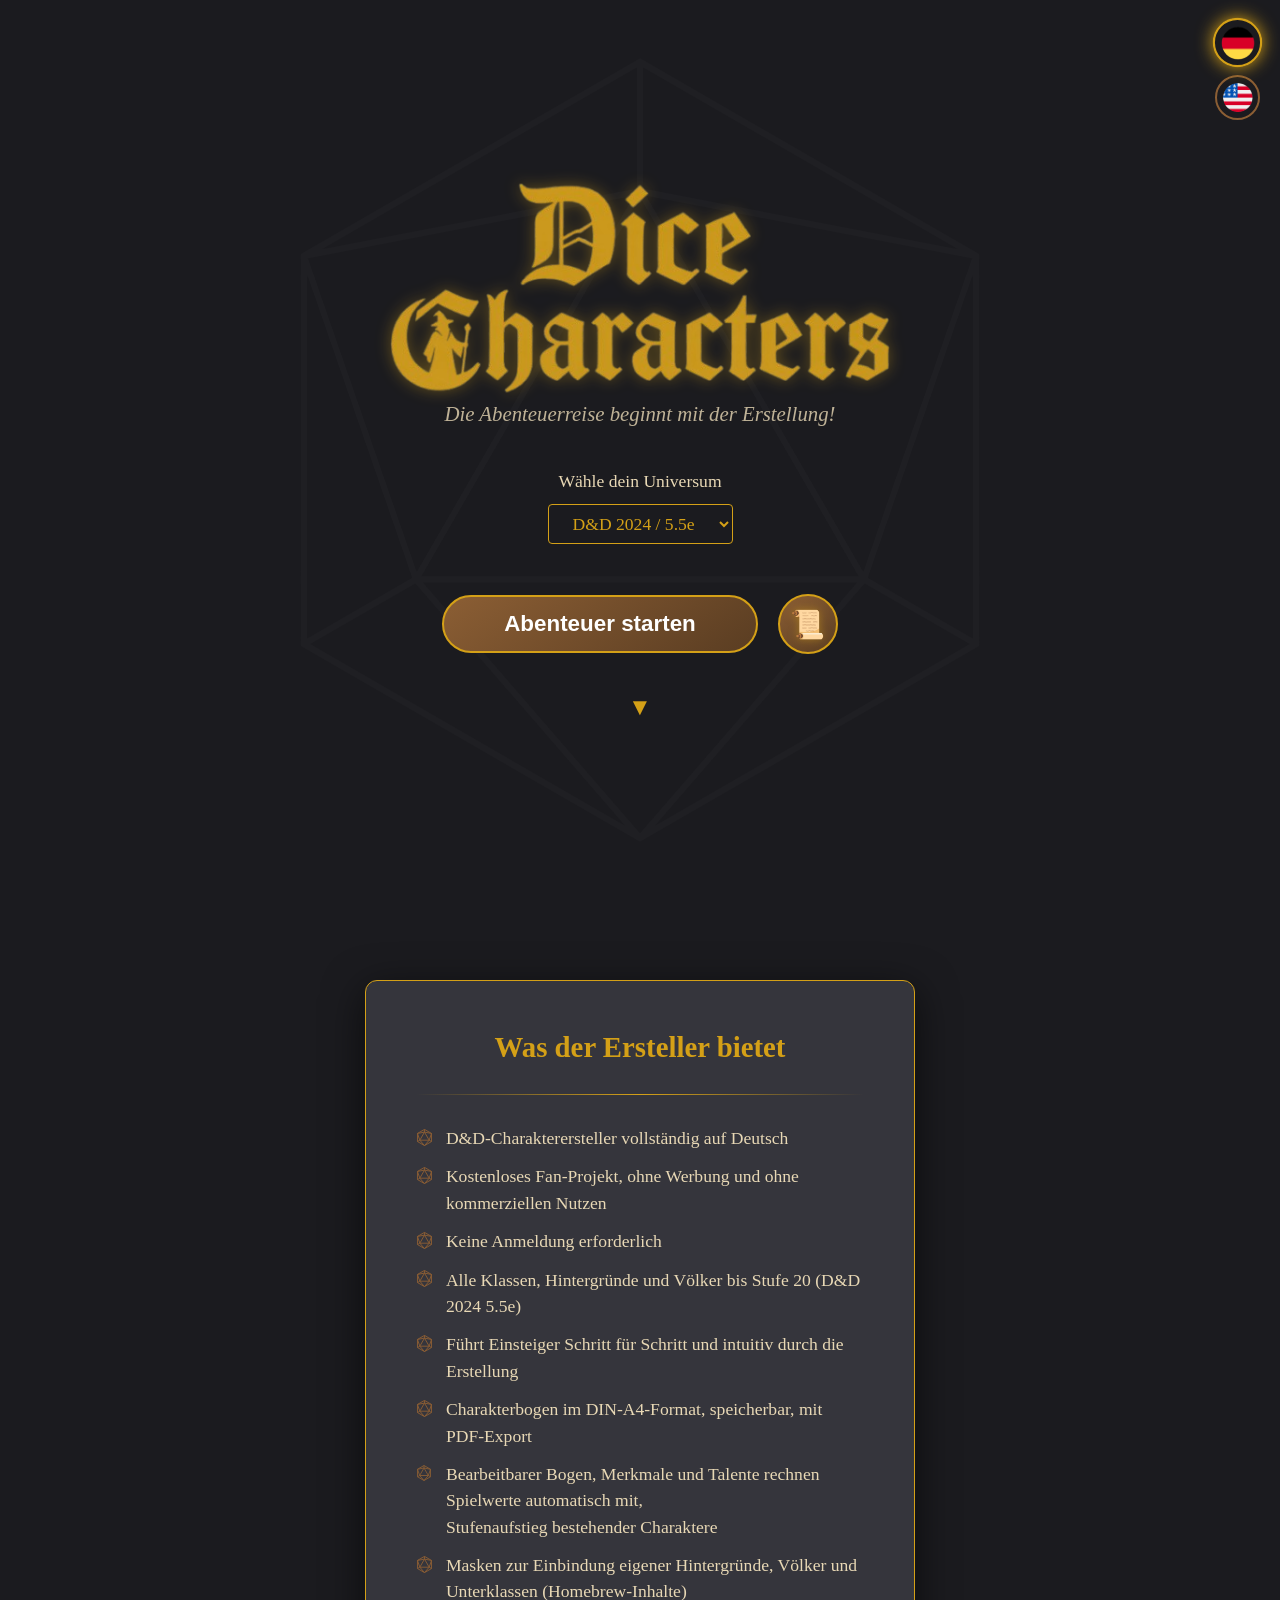
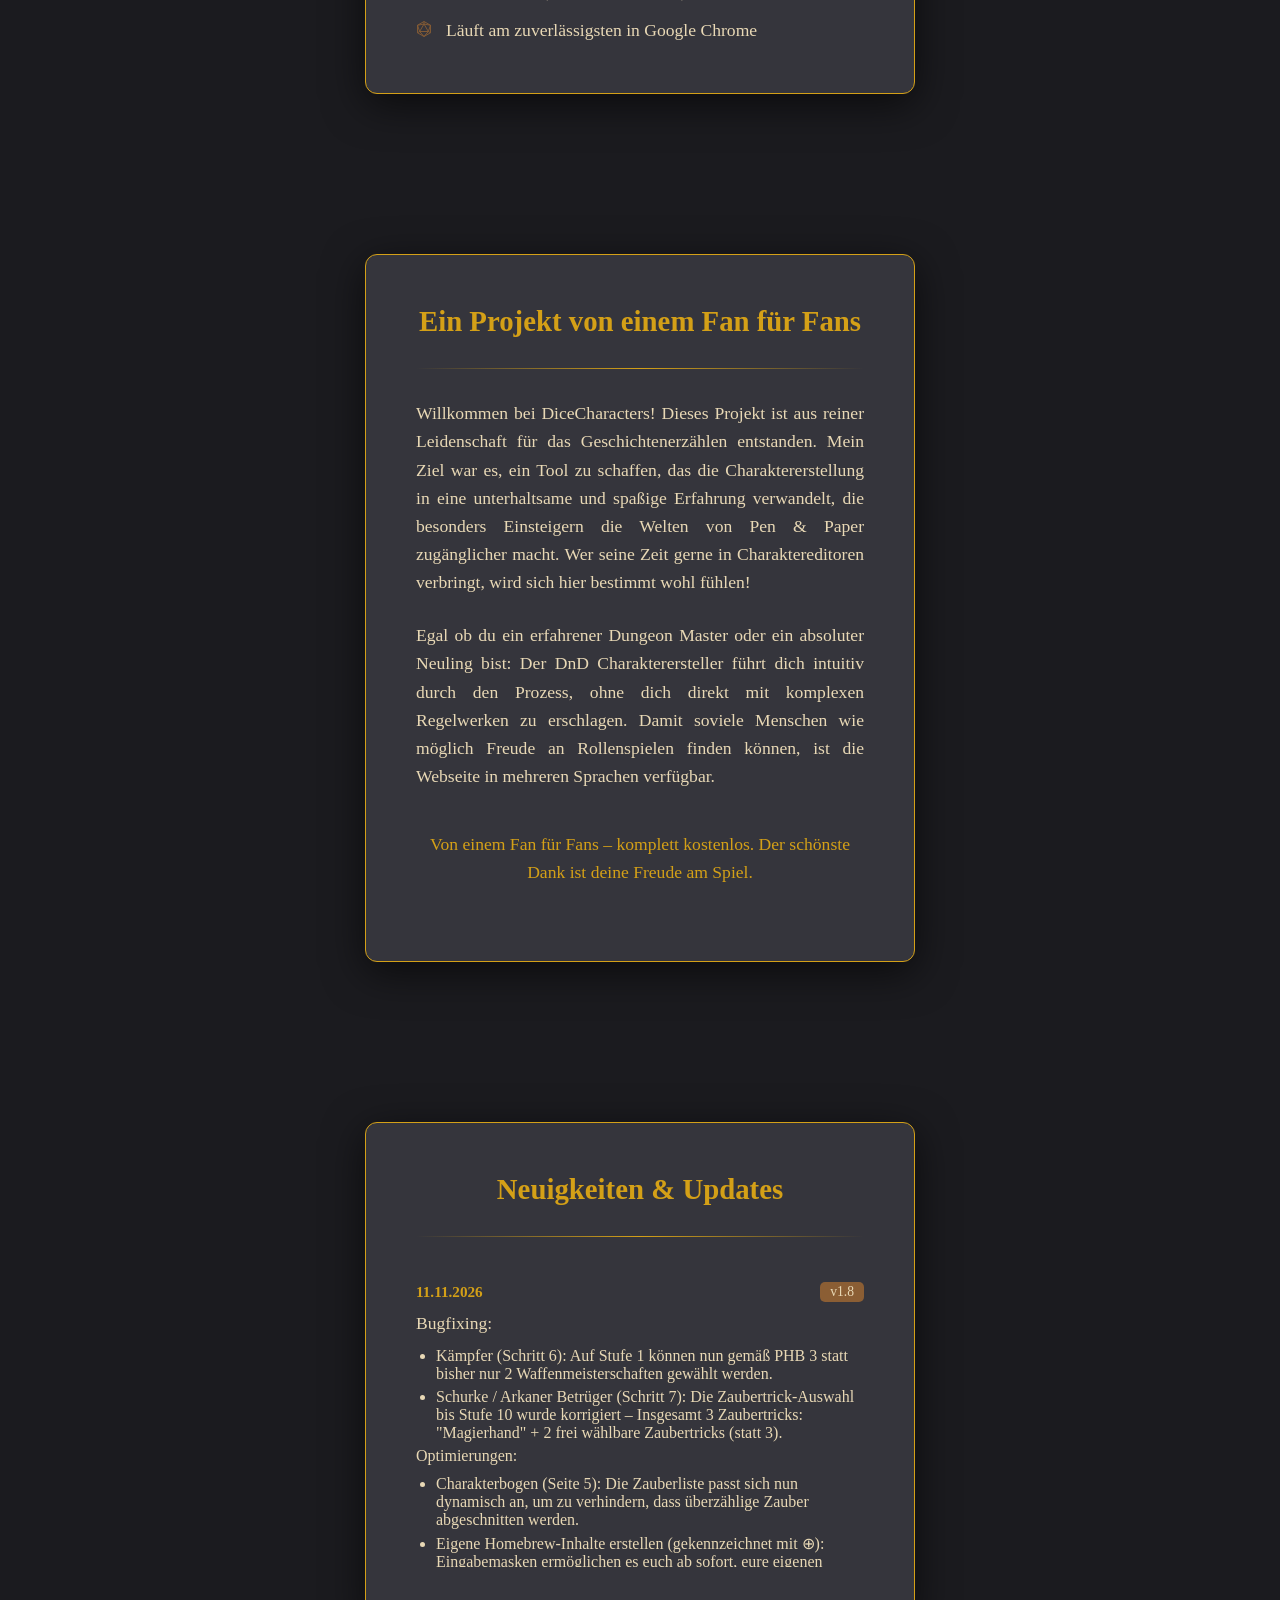
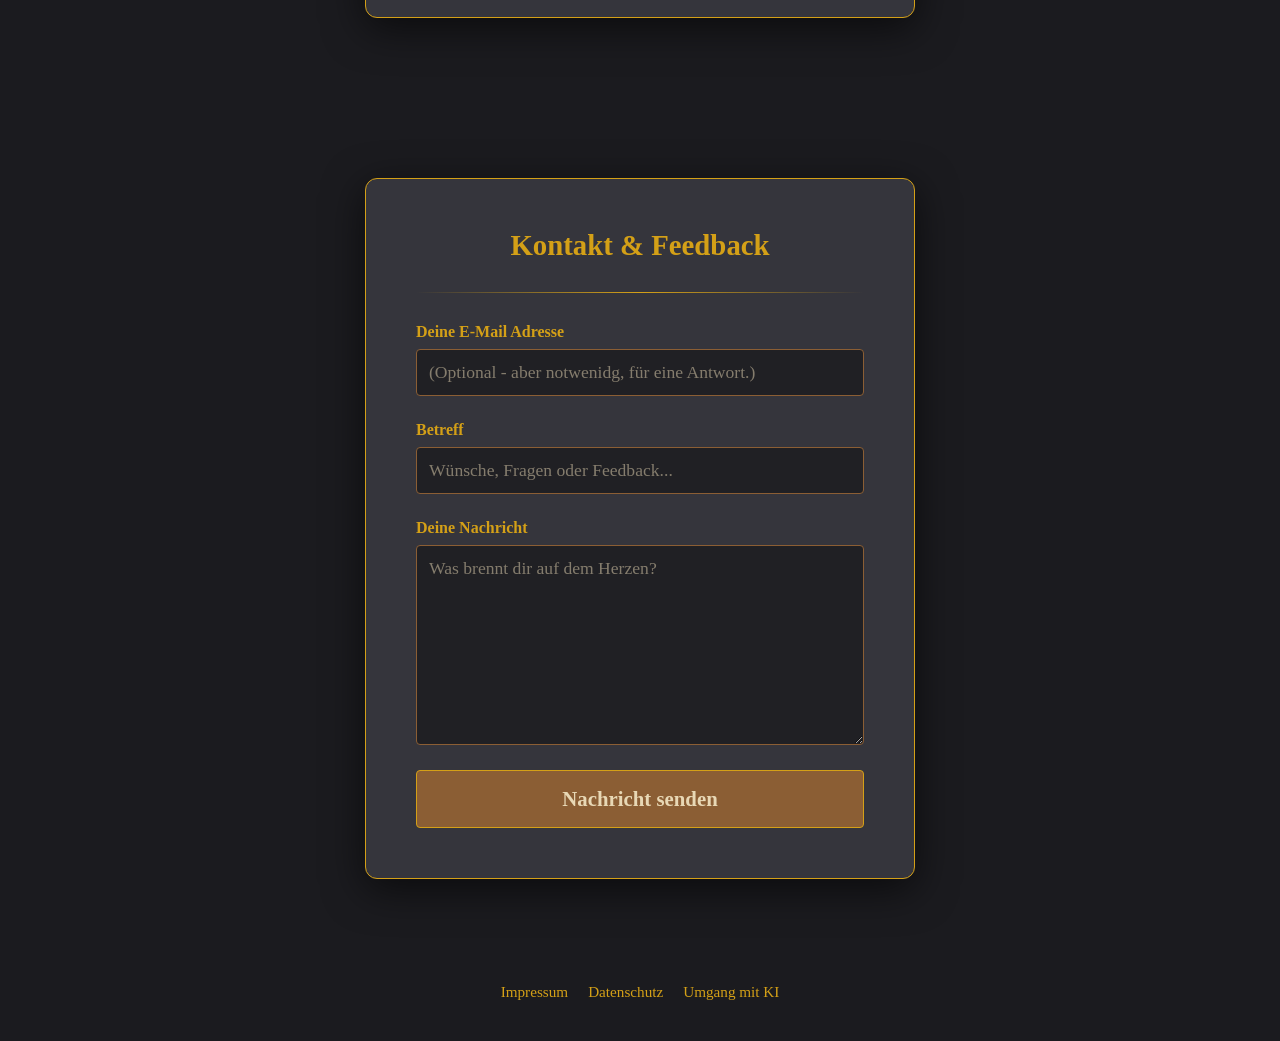
<file: index.html>
<!DOCTYPE html>
<html lang="de">
<head>
    <meta charset="UTF-8">
    <meta name="viewport" content="width=device-width, initial-scale=1.0">
    <title id="pageTitle">DiceCharacters | Dein Charakterersteller</title>
    <meta name="description" id="metaDesc" content="Erstelle deinen DnD 5.5e Charakter einfach, kostenlos und auf Deutsch. Der einsteigerfreundliche Generator für deine Abenteuerreise.">
    <link rel="canonical" href="https://dicecharacters.com/">
    <meta property="og:type" content="website">
    <meta property="og:locale" content="de_CH">
    <meta property="og:url" content="https://dicecharacters.com/">
    <meta property="og:title" id="ogTitle" content="DiceCharacters | Dein Charakterersteller">
    <meta property="og:description" id="ogDesc" content="Erstelle deinen DnD 5.5e Charakter einfach, kostenlos und auf Deutsch. Der einsteigerfreundliche Generator für deine Abenteuerreise.">
    <meta property="og:image" content="https://dicecharacters.com/images/dclogo_gold.png">
    <meta name="twitter:card" content="summary">
    <meta name="twitter:title" id="twitterTitle" content="DiceCharacters | Dein Charakterersteller">
    <meta name="twitter:description" id="twitterDesc" content="Erstelle deinen DnD 5.5e Charakter einfach, kostenlos und auf Deutsch. Der einsteigerfreundliche Generator für deine Abenteuerreise.">
    <link rel="icon" type="image/webp" href="images/dcLogo_C.webp">
    <link rel="stylesheet" href="css/landing.css">

    <script type="application/ld+json" id="structuredData">
    {
        "@context": "https://schema.org",
        "@type": "WebApplication",
        "name": "DiceCharacters",
        "url": "https://dicecharacters.com/",
        "applicationCategory": "GameApplication",
        "operatingSystem": "Web",
        "inLanguage": ["de", "en"],
        "isAccessibleForFree": true,
        "offers": { "@type": "Offer", "price": "0", "priceCurrency": "CHF" },
        "description": "Erstelle deinen DnD 5.5e Charakter einfach, kostenlos und auf Deutsch. Der einsteigerfreundliche Generator für deine Abenteuerreise."
    }
    </script>

    <script defer src="https://cloud.umami.is/script.js" data-website-id="69f61406-c360-48a7-9559-13da14ddd7cb"></script>

</head>
<body>

    <div id="floatingLang">
        <button onclick="setLanguage('de')" id="langDe" title="Deutsch">
            <img src="images/germany.png" alt="DE">
        </button>
        <button onclick="setLanguage('en')" id="langEn" title="English">
            <img src="images/usa.png" alt="EN">
        </button>
    </div>

    <section class="hero">
        <div class="hero-content">
            <h1 class="hero-logo-container">
                <img src="images/dclogo_gold.png" alt="DiceCharacters" class="hero-logo">
                <span id="indexH1" class="visually-hidden">D&amp;D 2024 Charakter erstellen – kostenlos auf Deutsch</span>
            </h1>
            <p id="heroSubtitle" class="motto-text">Die Abenteuerreise beginnt mit der Erstellung!</p>
            
            <div class="universe-group">
                <label for="universe" id="universeLabel">Wähle dein Universum</label>
                <select id="universe" class="dropdown-fancy">
                    <option value="dnd2024" id="dndVersion">D&amp;D 2024 / 5.5e</option>
                </select>
            </div>
            
            <div class="cta-area">
                <div class="cta-buttons">
                    <button onclick="window.location.href='charaktererstellung.html'" class="btn-start" id="startAction">Abenteuer starten</button>
                    
                    <button onclick="clearAndGoToSheet()" class="btn-direct-sheet" id="directToSheetBtn">
                        <span class="direct-icon-symbol">📜</span>
                        <span class="tooltip-text" id="directToSheetTextLabel"></span>
                    </button>
                </div>
                <div class="scroll-indicator"><span>&#x25BC;</span></div>
            </div>
        </div>
    </section>

    <section class="info-section" id="universeCardSection">
        <div class="info-card">
            <h2 id="universeCardHeading">Was der Ersteller bietet</h2>
            <div class="divider"></div>
            <ul id="universeCardList" class="universe-card-list">
                <li id="universeCardDnd1">D&amp;D-Charakterersteller vollständig auf Deutsch</li>
                <li id="universeCardDnd2">Kostenloses Fan-Projekt, ohne Werbung und ohne kommerziellen Nutzen</li>
                <li id="universeCardDnd3">Keine Anmeldung erforderlich</li>
                <li id="universeCardDnd4">Alle Klassen, Hintergründe und Völker bis Stufe 20 (D&amp;D 2024)</li>
                <li id="universeCardDnd5">Führt Einsteiger Schritt für Schritt und intuitiv durch die Erstellung</li>
                <li id="universeCardDnd6">Charakterbogen im DIN-A4-Format, speicherbar, mit PDF-Export</li>
                <li id="universeCardDnd7">Bearbeitbarer Bogen, Merkmale und Talente rechnen Spielwerte automatisch mit,<br>Stufenaufstieg bestehender Charaktere</li>
		<li id="universeCardDnd8">Masken zur Einbindung eigener Hintergründe, Völker und Unterklassen (Homebrew-Inhalte)</li
                <li id="universeCardDnd9">Läuft am zuverlässigsten in Google Chrome</li>
            </ul>
        </div>
    </section>

    <section class="info-section">
        <div class="info-card">
            <h2 id="aboutHeader">Ein Projekt von einem Fan für Fans</h2>
            <div class="divider"></div>
            <p id="aboutText1">Willkommen bei DiceCharacters! Dieses Projekt ist aus reiner Leidenschaft für das Geschichtenerzählen entstanden. Mein Ziel war es, ein Tool zu schaffen, das die Charaktererstellung in eine unterhaltsame und spaßige Erfahrung verwandelt, die besonders Einsteigern die Welten von Pen &amp; Paper zugänglicher macht. Wer seine Zeit gerne in Charaktereditoren verbringt, wird sich hier bestimmt wohl fühlen!</p>
            <p id="aboutText2">Egal ob du ein erfahrener Dungeon Master oder ein absoluter Neuling bist: Der DnD Charakterersteller führt dich intuitiv durch den Prozess, ohne dich direkt mit komplexen Regelwerken zu erschlagen. Damit soviele Menschen wie möglich Freude an Rollenspielen finden können, ist die Webseite in mehreren Sprachen verfügbar.</p>
            <p class="highlight-text" id="aboutFooter">Von einem Fan für Fans – komplett kostenlos. Der schönste Dank ist deine Freude am Spiel.</p>
        </div>
    </section>

    <section class="news-section">
        <div class="news-card">
            <h2 id="newsTitle">Neuigkeiten &amp; Updates</h2>
            <div class="divider"></div>
            <div id="newsContainer" class="news-container"></div>
        </div>
    </section>

    <section class="contact-section">
        <div class="contact-card">
            <h2 id="contactHeader">Kontakt &amp; Feedback</h2>
            <div class="divider"></div>
        
            <div id="contactSuccessMessage" style="display: none; text-align: center; color: var(--gold); padding: 20px;">
                <p id="successText"></p>
            </div>

            <form id="contactForm" action="https://formspree.io/f/xreykybv" method="POST">
                <div class="input-group">
                    <label id="contactEmailLabel">Deine E-Mail Adresse</label>
                    <input type="email" name="email" id="emailInput">
                </div>

                <div class="input-group">
                    <label id="contactSubject">Betreff</label>
                    <input type="text" name="subject" id="subjectInput" required>
                </div>
            
                <div class="input-group">
                     <label id="contactMessage">Deine Nachricht</label>
                     <textarea name="message" id="messageInput" required></textarea>
                </div>
            
                <button type="submit" class="btn-send" id="contactSend">Nachricht senden</button>
            </form>
        </div>
    </section>

    <footer class="site-footer">
        <nav>
            <a href="impressum.html" id="footerImpressum">Impressum</a>
            <a href="datenschutz.html" id="footerPrivacy">Datenschutz</a>
            <a href="umgang-ki.html" id="footerAi">Umgang mit KI</a>
        </nav>
    </footer>

    <script src="data/newsData.js"></script>
    <script src="translations/translationsIndex.js"></script>
    <script>

    let currentLang = 'de';

    function setLanguage(lang) {
        currentLang = lang;
        const elements = translations[lang] || translations.de;
        if (!elements) return;
        
        // Titel, Sprache und SEO (auch ohne JavaScript steht Deutsch schon im HTML)
        document.documentElement.lang = lang === 'en' ? 'en' : 'de';
        // Nie "undefined" in den Tab schreiben (Google indexiert sonst genau dieses Wort)
        if (typeof elements.indexPageTitle === "string") {
            document.title = elements.indexPageTitle;
        }
        const meta = document.getElementById('metaDesc');
        if (meta && typeof elements.indexMetaDesc === "string") meta.content = elements.indexMetaDesc;
        const ogTitle = document.getElementById('ogTitle');
        const ogDesc = document.getElementById('ogDesc');
        const twitterTitle = document.getElementById('twitterTitle');
        const twitterDesc = document.getElementById('twitterDesc');
        if (ogTitle && typeof elements.indexPageTitle === "string") ogTitle.setAttribute('content', elements.indexPageTitle);
        if (ogDesc && typeof elements.indexMetaDesc === "string") ogDesc.setAttribute('content', elements.indexMetaDesc);
        if (twitterTitle && typeof elements.indexPageTitle === "string") twitterTitle.setAttribute('content', elements.indexPageTitle);
        if (twitterDesc && typeof elements.indexMetaDesc === "string") twitterDesc.setAttribute('content', elements.indexMetaDesc);
        const structured = document.getElementById('structuredData');
        if (structured) {
            try {
                const data = JSON.parse(structured.textContent);
                data.description = elements.indexMetaDesc;
                data.inLanguage = lang === 'en' ? ['en', 'de'] : ['de', 'en'];
                structured.textContent = JSON.stringify(data);
            } catch (err) {
                // Strukturierte Daten bleiben beim HTML-Default
            }
        }

        // Auswahl für den Charakterersteller speichern
        localStorage.setItem("currentLanguage", lang);

        Object.keys(elements).forEach(key => {
            const el = document.getElementById(key);
            if (el) {
                // Title/Meta nicht per innerHTML überschreiben (kollidiert mit translationsCore.pageTitle)
                if (el.tagName === "TITLE" || el.tagName === "META" || el.tagName === "SCRIPT") return;
                if (el.tagName === "INPUT" || el.tagName === "TEXTAREA") {
                    // Automatischer Placeholder-Check
                    const placeholderKey = "contactPlaceholder" + key.replace("Input", "").replace("contact", "");
                    if (elements[placeholderKey]) el.placeholder = elements[placeholderKey];
                } else {
                    el.innerHTML = elements[key];
                }
            }
        });

	const emailField = document.getElementById('emailInput');
	if (emailField) emailField.placeholder = elements.optionalLabel || "Optional";

	document.getElementById('subjectInput').placeholder = elements.contactPlaceholderSubject;
	document.getElementById('messageInput').placeholder = elements.contactPlaceholderMessage;

	// Erfolgstext für später vorbereiten (wird angezeigt, wenn gesendet wurde)
	const successMsg = document.getElementById('successText');
	if (successMsg) successMsg.innerHTML = elements.contactSuccessNote || "";

        // Button-Highlighting
        document.getElementById('langDe').classList.toggle('active-lang', lang === 'de');
        document.getElementById('langEn').classList.toggle('active-lang', lang === 'en');

        // Übersetzung Hover-Schrift (Direkt zum Bogen - Button)
	const directLabel = document.getElementById('directToSheetTextLabel');
	if (directLabel) directLabel.innerText = elements.directToSheetText;

        renderNews();
        renderUniverseCard();
    }

    // Punkte der Universum-Karte: Keys pro Universum, Text aus der aktuellen Sprache
    const universeCardItems = {
        dnd2024: [
            "universeCardDnd1",
            "universeCardDnd2",
            "universeCardDnd3",
            "universeCardDnd4",
            "universeCardDnd5",
            "universeCardDnd6",
            "universeCardDnd7",
	    "universeCardDnd8",
            "universeCardDnd9"
        ]
    };

    function renderUniverseCard() {
        const list = document.getElementById("universeCardList");
        const select = document.getElementById("universe");
        if (!list || !select) return;

        const universe = select.value || "dnd2024";
        const keys = universeCardItems[universe] || universeCardItems.dnd2024;
        const elements = translations[currentLang] || translations.de;

        list.innerHTML = keys.map((key) => {
            const text = elements[key] || "";
            return `<li id="${key}">${text}</li>`;
        }).join("");
    }

    // BEIM LADEN: Erst schauen, ob schon was im Speicher ist, sonst 'de'
    document.addEventListener('DOMContentLoaded', () => {
        const savedLang = localStorage.getItem("currentLanguage") || 'de';
        setLanguage(savedLang);
        const universeSelect = document.getElementById("universe");
        if (universeSelect) universeSelect.addEventListener("change", renderUniverseCard);
    });


    // Den Formular-Versand abfangen (mit AJAX für Formspree)
    document.getElementById("contactForm").addEventListener("submit", function(ev) {
        ev.preventDefault(); // Verhindert das Neuladen der Seite
        
        const form = ev.target;
        const data = new FormData(form);
        const status = document.getElementById("contactSuccessMessage");
        const formElement = document.getElementById("contactForm");
        const submitBtn = document.getElementById("contactSend");

        // Sprache laden für Fehlermeldungen
        const lang = localStorage.getItem("currentLanguage") || 'de';
        const msg = translations[lang];

        // Button deaktivieren (Sperre gegen Mehrfachklicks)
        const originalBtnText = submitBtn.innerText;
        submitBtn.disabled = true;
        submitBtn.innerText = "..."; 

        fetch(form.action, {
            method: form.method,
            body: data,
            headers: {
                'Accept': 'application/json'
            }
        }).then(response => {
            if (response.ok) {
                // Erfolg: Formular weg, Nachricht da
                status.style.display = "block"; 
                formElement.style.display = "none";
                form.reset();
            } else {
                // Fehler von Formspree (z.B. falsche ID)
                alert(msg.contactErrorSending || "Error");
                submitBtn.disabled = false;
                submitBtn.innerText = originalBtnText;
            }
        }).catch(error => {
            // Netzwerkfehler (kein Internet etc.)
            alert(msg.contactErrorConnection || "Connection Error");
            submitBtn.disabled = false;
            submitBtn.innerText = originalBtnText;
        });
    });

    function renderNews() {
        const container = document.getElementById('newsContainer');
        if (!container) return;

        container.innerHTML = ""; // Container leeren

        newsUpdates.forEach(update => {
            const entry = document.createElement('div');
            entry.className = 'news-entry';
        
            entry.innerHTML = `
                <div class="news-header">
                    <span class="news-date">${update.date}</span>
                    <span class="news-version">${update.version}</span>
                </div>
                <div class="news-content">
                    <p>${update.content}</p>
                </div>
            `;
            container.appendChild(entry);
        });
    }

    function clearAndGoToSheet() {
    // Sprache merken
    const lang = localStorage.getItem("currentLanguage") || 'de';
    
    // Alles löschen
    localStorage.clear();
    
    // Sprache wiederherstellen
    localStorage.setItem("currentLanguage", lang);
    
    // Weiterleitung zum Bogen (Dateiname anpassen, falls deiner anders heißt)
    window.location.href = 'charakterbogen.html';
    }

    </script>
</body>
</html>
</file>
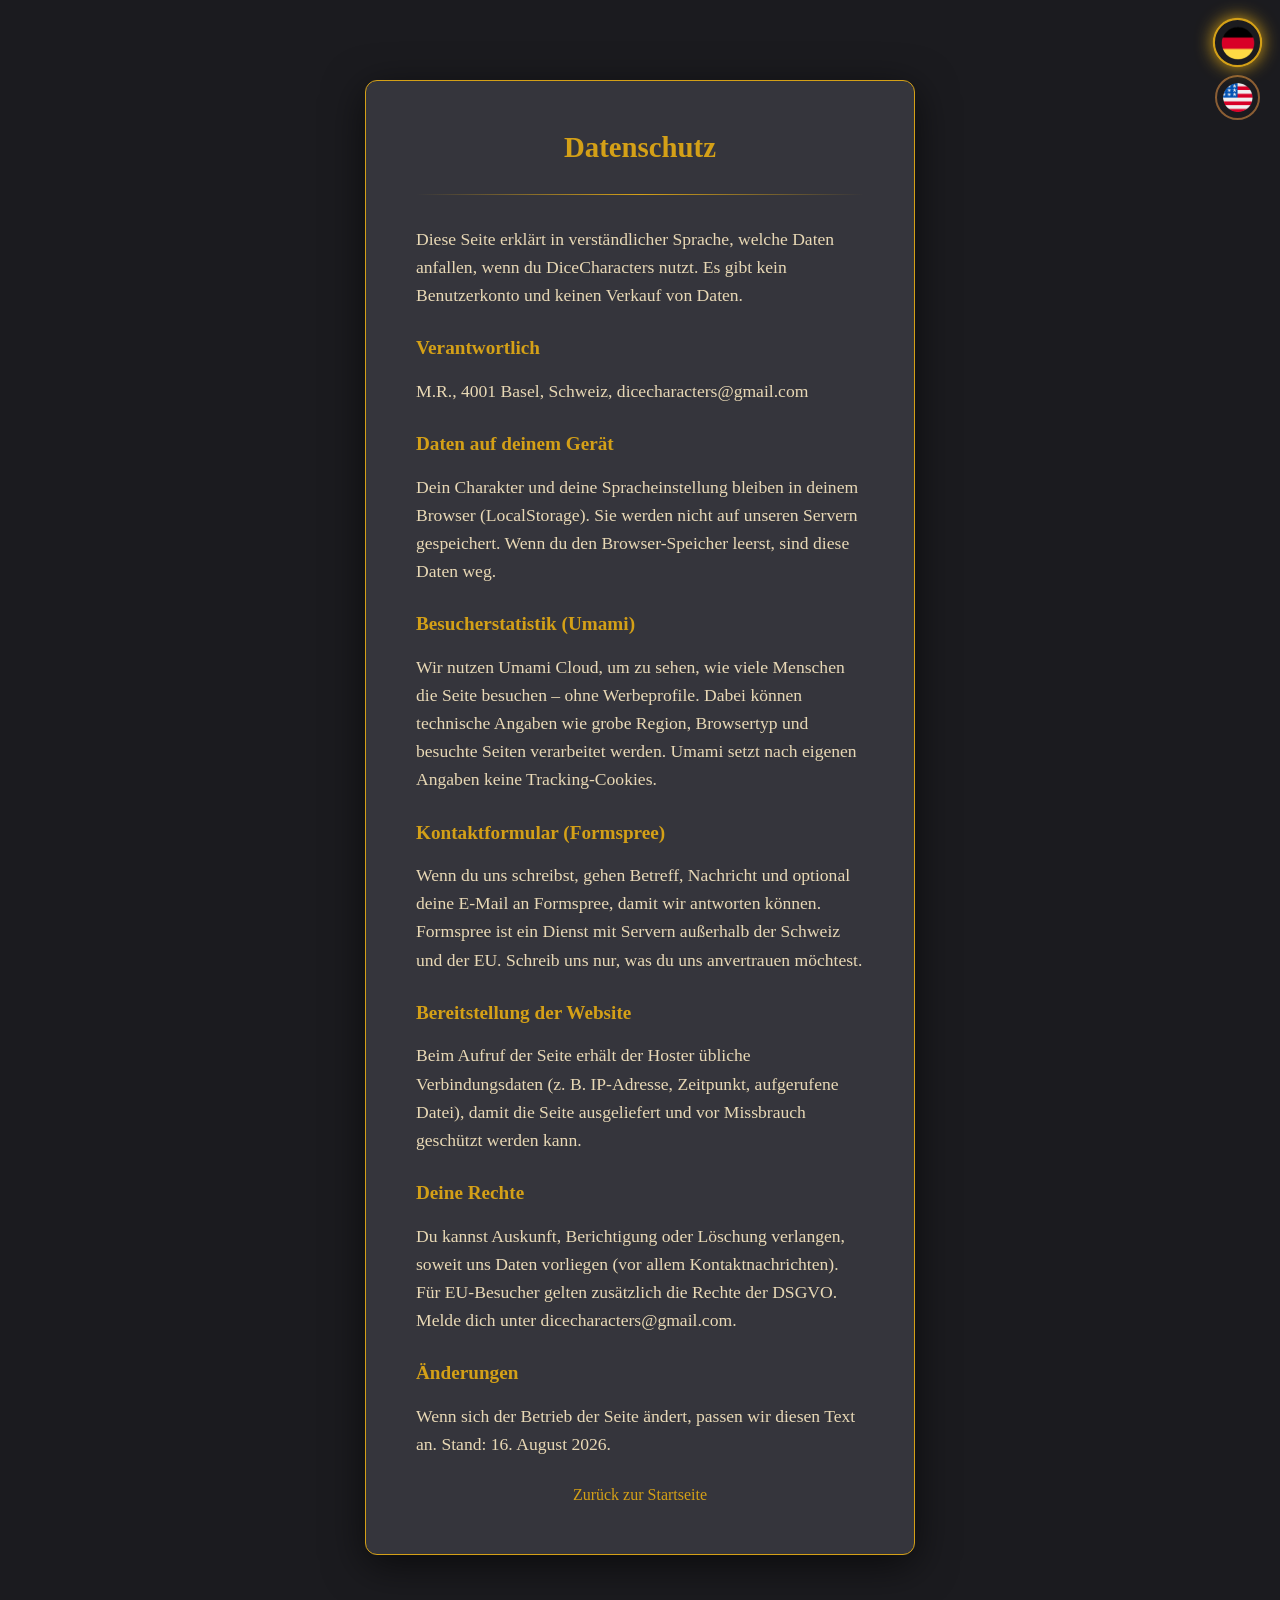
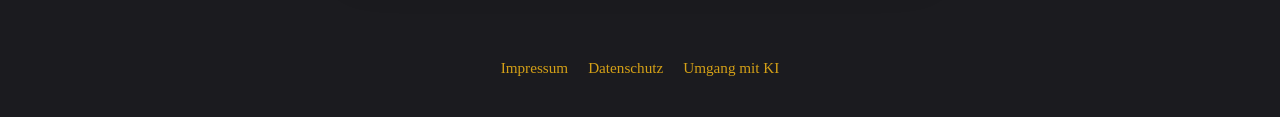
<file: datenschutz.html>
<!DOCTYPE html>
<html lang="de">
<head>
    <meta charset="UTF-8">
    <meta name="viewport" content="width=device-width, initial-scale=1.0">
    <title>Datenschutz | DiceCharacters</title>
    <meta name="description" content="Datenschutz bei DiceCharacters: kein Konto, keine Datenverkäufe, klare Hinweise zu Umami und Formspree.">
    <link rel="canonical" href="https://dicecharacters.com/datenschutz.html">
    <link rel="icon" type="image/webp" href="images/dcLogo_C.webp">
    <link rel="stylesheet" href="css/landing.css">
    <script defer src="https://cloud.umami.is/script.js" data-website-id="69f61406-c360-48a7-9559-13da14ddd7cb"></script>
</head>
<body data-title-key="legalPageTitlePrivacy">

    <div id="floatingLang">
        <button onclick="setLegalLanguage('de')" id="langDe" title="Deutsch">
            <img src="images/germany.png" alt="DE">
        </button>
        <button onclick="setLegalLanguage('en')" id="langEn" title="English">
            <img src="images/usa.png" alt="EN">
        </button>
    </div>

    <section class="info-section">
        <div class="info-card legal-card">
            <h1 id="privacyHeader">Datenschutz</h1>
            <div class="divider"></div>
            <p id="privacyIntro">Diese Seite erklärt in verständlicher Sprache, welche Daten anfallen, wenn du DiceCharacters nutzt. Es gibt kein Benutzerkonto und keinen Verkauf von Daten.</p>

            <h2 id="privacyControllerLabel">Verantwortlich</h2>
            <p id="privacyControllerValue">Marc R., 4001 Basel, Schweiz, dicecharacters@gmail.com</p>

            <h2 id="privacyLocalHeader">Daten auf deinem Gerät</h2>
            <p id="privacyLocalText">Dein Charakter und deine Spracheinstellung bleiben in deinem Browser (LocalStorage). Sie werden nicht auf unseren Servern gespeichert. Wenn du den Browser-Speicher leerst, sind diese Daten weg.</p>

            <h2 id="privacyAnalyticsHeader">Besucherstatistik (Umami)</h2>
            <p id="privacyAnalyticsText">Wir nutzen Umami Cloud, um zu sehen, wie viele Menschen die Seite besuchen – ohne Werbeprofile. Dabei können technische Angaben wie grobe Region, Browsertyp und besuchte Seiten verarbeitet werden. Umami setzt nach eigenen Angaben keine Tracking-Cookies.</p>

            <h2 id="privacyFormHeader">Kontaktformular (Formspree)</h2>
            <p id="privacyFormText">Wenn du uns schreibst, gehen Betreff, Nachricht und optional deine E-Mail an Formspree, damit wir antworten können. Formspree ist ein Dienst mit Servern außerhalb der Schweiz und der EU. Schreib uns nur, was du uns anvertrauen möchtest.</p>

            <h2 id="privacyHostHeader">Bereitstellung der Website</h2>
            <p id="privacyHostText">Beim Aufruf der Seite erhält der Hoster übliche Verbindungsdaten (z. B. IP-Adresse, Zeitpunkt, aufgerufene Datei), damit die Seite ausgeliefert und vor Missbrauch geschützt werden kann.</p>

            <h2 id="privacyRightsHeader">Deine Rechte</h2>
            <p id="privacyRightsText">Du kannst Auskunft, Berichtigung oder Löschung verlangen, soweit uns Daten vorliegen (vor allem Kontaktnachrichten). Für EU-Besucher gelten zusätzlich die Rechte der DSGVO. Melde dich unter dicecharacters@gmail.com.</p>

            <h2 id="privacyChangesHeader">Änderungen</h2>
            <p id="privacyChangesText">Wenn sich der Betrieb der Seite ändert, passen wir diesen Text an. Stand: 16. August 2026.</p>

            <a class="legal-back" href="index.html" id="legalBackHome">Zurück zur Startseite</a>
        </div>
    </section>

    <footer class="site-footer">
        <nav>
            <a href="impressum.html" id="footerImpressum">Impressum</a>
            <a href="datenschutz.html" id="footerPrivacy">Datenschutz</a>
            <a href="umgang-ki.html" id="footerAi">Umgang mit KI</a>
        </nav>
    </footer>

    <script src="translations/translationsIndex.js"></script>
    <script src="indexHandlers/legalPages.js"></script>
</body>
</html>
</file>
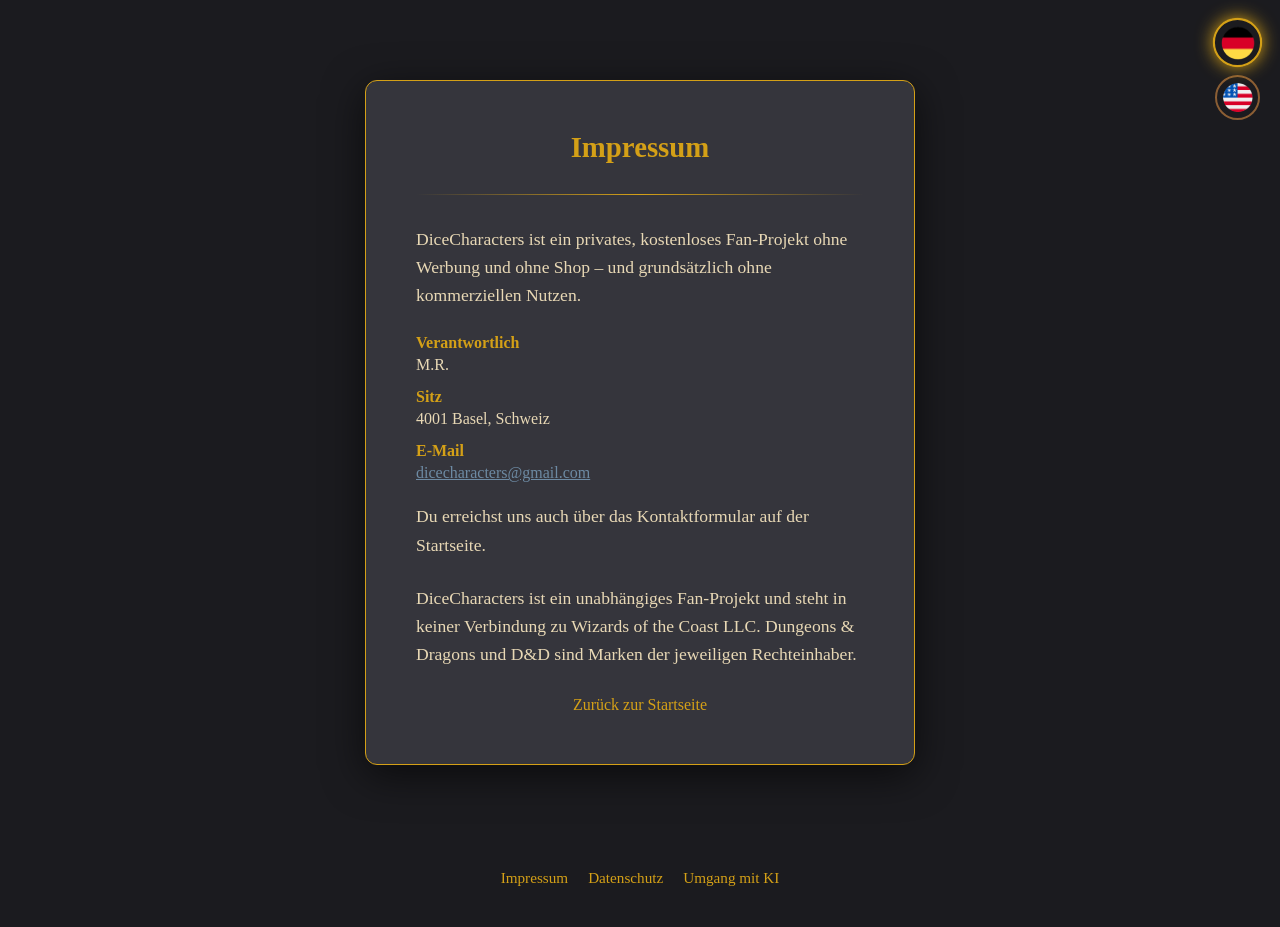
<file: impressum.html>
<!DOCTYPE html>
<html lang="de">
<head>
    <meta charset="UTF-8">
    <meta name="viewport" content="width=device-width, initial-scale=1.0">
    <title>Impressum | DiceCharacters</title>
    <meta name="description" content="Impressum von DiceCharacters – privates Fan-Projekt aus Basel.">
    <link rel="canonical" href="https://dicecharacters.com/impressum.html">
    <link rel="icon" type="image/webp" href="images/dcLogo_C.webp">
    <link rel="stylesheet" href="css/landing.css">
    <script defer src="https://cloud.umami.is/script.js" data-website-id="69f61406-c360-48a7-9559-13da14ddd7cb"></script>
</head>
<body data-title-key="legalPageTitleImpressum">

    <div id="floatingLang">
        <button onclick="setLegalLanguage('de')" id="langDe" title="Deutsch">
            <img src="images/germany.png" alt="DE">
        </button>
        <button onclick="setLegalLanguage('en')" id="langEn" title="English">
            <img src="images/usa.png" alt="EN">
        </button>
    </div>

    <section class="info-section">
        <div class="info-card legal-card">
            <h1 id="impressumHeader">Impressum</h1>
            <div class="divider"></div>
            <p id="impressumIntro">DiceCharacters ist ein privates, kostenloses Fan-Projekt ohne Werbung und ohne Shop – und grundsätzlich ohne kommerziellen Nutzen.</p>
            <dl class="legal-dl">
                <dt id="impressumOperatorLabel">Verantwortlich</dt>
                <dd id="impressumOperatorName">Marc R.</dd>
                <dt id="impressumSeatLabel">Sitz</dt>
                <dd id="impressumSeatValue">4001 Basel, Schweiz</dd>
                <dt id="impressumEmailLabel">E-Mail</dt>
                <dd><a id="impressumEmail" href="mailto:dicecharacters@gmail.com">dicecharacters@gmail.com</a></dd>
            </dl>
            <p id="impressumContactNote">Du erreichst uns auch über das Kontaktformular auf der Startseite.</p>
            <p id="impressumDisclaimer">DiceCharacters ist ein unabhängiges Fan-Projekt und steht in keiner Verbindung zu Wizards of the Coast LLC. Dungeons &amp; Dragons und D&amp;D sind Marken der jeweiligen Rechteinhaber.</p>
            <a class="legal-back" href="index.html" id="legalBackHome">Zurück zur Startseite</a>
        </div>
    </section>

    <footer class="site-footer">
        <nav>
            <a href="impressum.html" id="footerImpressum">Impressum</a>
            <a href="datenschutz.html" id="footerPrivacy">Datenschutz</a>
            <a href="umgang-ki.html" id="footerAi">Umgang mit KI</a>
        </nav>
    </footer>

    <script src="translations/translationsIndex.js"></script>
    <script src="indexHandlers/legalPages.js"></script>
</body>
</html>
</file>
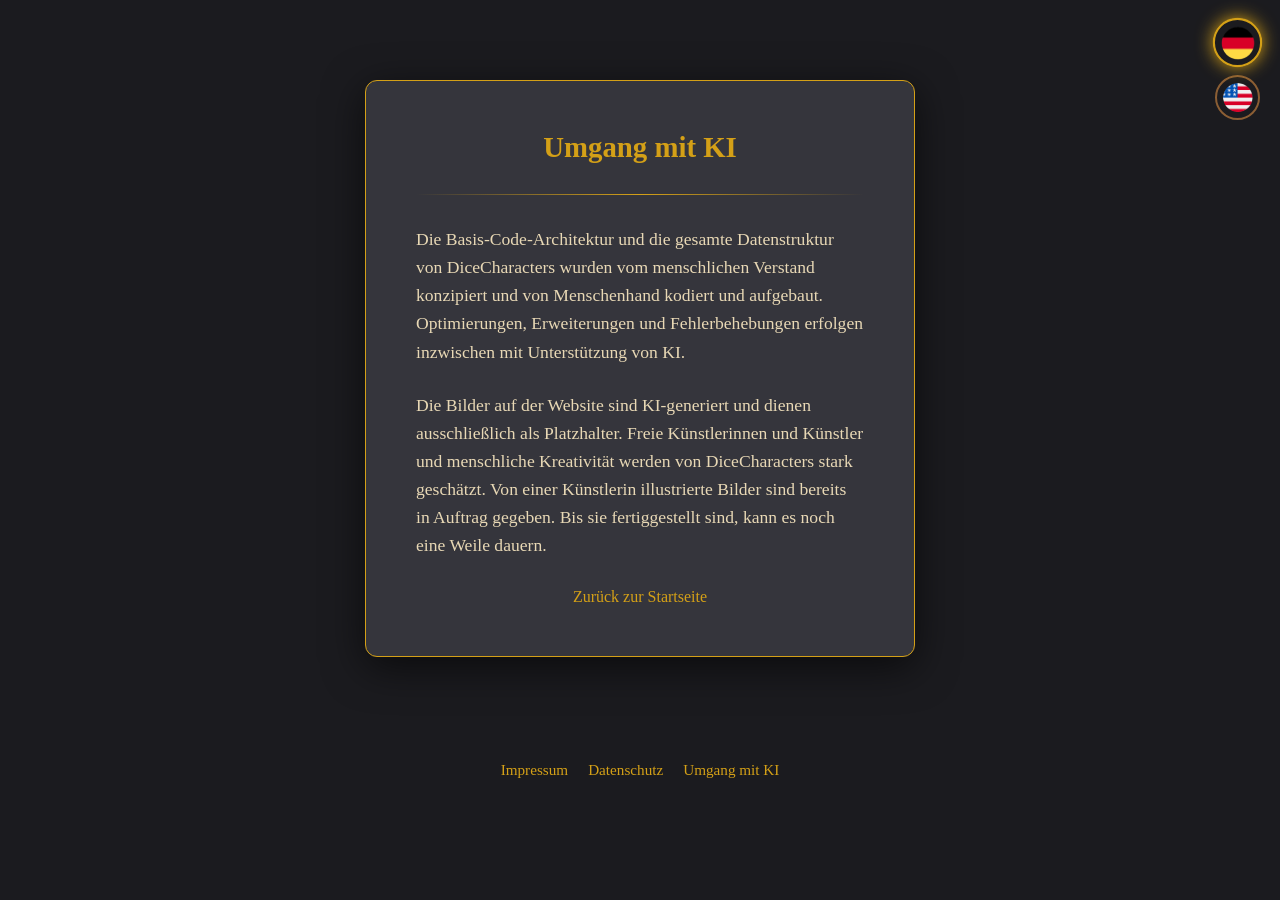
<file: umgang-ki.html>
<!DOCTYPE html>
<html lang="de">
<head>
    <meta charset="UTF-8">
    <meta name="viewport" content="width=device-width, initial-scale=1.0">
    <title>Umgang mit KI | DiceCharacters</title>
    <meta name="description" content="Wie DiceCharacters mit KI umgeht: Architektur von Menschenhand, KI als Unterstützung, Bilder als Platzhalter.">
    <link rel="canonical" href="https://dicecharacters.com/umgang-ki.html">
    <link rel="icon" type="image/webp" href="images/dcLogo_C.webp">
    <link rel="stylesheet" href="css/landing.css">
    <script defer src="https://cloud.umami.is/script.js" data-website-id="69f61406-c360-48a7-9559-13da14ddd7cb"></script>
</head>
<body data-title-key="legalPageTitleKi">

    <div id="floatingLang">
        <button onclick="setLegalLanguage('de')" id="langDe" title="Deutsch">
            <img src="images/germany.png" alt="DE">
        </button>
        <button onclick="setLegalLanguage('en')" id="langEn" title="English">
            <img src="images/usa.png" alt="EN">
        </button>
    </div>

    <section class="info-section">
        <div class="info-card legal-card">
            <h1 id="kiHeader">Umgang mit KI</h1>
            <div class="divider"></div>
            <p id="kiArchitectureText">Die Basis-Code-Architektur und die gesamte Datenstruktur von DiceCharacters wurden vom menschlichen Verstand konzipiert und von Menschenhand kodiert und aufgebaut. Optimierungen, Erweiterungen und Fehlerbehebungen erfolgen inzwischen mit Unterstützung von KI.</p>
            <p id="kiImagesText">Die Bilder auf der Website sind KI-generiert und dienen ausschließlich als Platzhalter. Freie Künstlerinnen und Künstler und menschliche Kreativität werden von DiceCharacters stark geschätzt. Von einer Künstlerin illustrierte Bilder sind bereits in Auftrag gegeben. Bis sie fertiggestellt sind, kann es noch eine Weile dauern.</p>
            <a class="legal-back" href="index.html" id="legalBackHome">Zurück zur Startseite</a>
        </div>
    </section>

    <footer class="site-footer">
        <nav>
            <a href="impressum.html" id="footerImpressum">Impressum</a>
            <a href="datenschutz.html" id="footerPrivacy">Datenschutz</a>
            <a href="umgang-ki.html" id="footerAi">Umgang mit KI</a>
        </nav>
    </footer>

    <script src="translations/translationsIndex.js"></script>
    <script src="indexHandlers/legalPages.js"></script>
</body>
</html>
</file>
<file: css/landing.css>
/* landing.css */

:root {
    --bg-dark: #1b1b1f;
    --gold: #d4a017;
    --copper: #8b5e34;
    --text-light: #e8d8b5;
    --glass: rgba(58, 58, 65, 0.85);
}

body {
    background-color: var(--bg-dark);
    color: var(--text-light);
    font-family: 'Garamond', serif;
    margin: 0;
    scroll-behavior: smooth;
    overflow-x: hidden;
}

/* Floating Languages */
#floatingLang {
    position: fixed;
    top: 20px;
    right: 20px;
    display: flex;
    flex-direction: column;
    gap: 10px;
    z-index: 1000;
}
#floatingLang button {
    background: none;
    border: 2px solid var(--copper);
    border-radius: 50%;
    padding: 5px;
    cursor: pointer;
    transition: all 0.3s ease;
    width: 45px;
    height: 45px;
    display: flex;
    align-items: center;
    justify-content: center;
}
#floatingLang img { width: 30px; border-radius: 50%; }
.active-lang { border-color: var(--gold) !important; box-shadow: 0 0 15px var(--gold); transform: scale(1.1); }

/* Hero Section */
.hero {
    height: 100vh;
    display: flex;
    align-items: center;
    justify-content: center;
    text-align: center;
    position: relative;
    overflow: hidden;
}

/* --- DER D20 HINTERGRUND (EINGELOGGT) --- */
.hero::before {
    content: "";
    position: absolute;
    top: 50%;
    left: 50%;
    transform: translate(-50%, -50%);
    width: 92vmin; 
    height: 92vmin;
    
    /* Geometrie ist fix. 
       ÄNDERUNG 1: Deckkraft massiv gesenkt (von 0.04 auf 0.015)
       für maximale Verschmelzung mit dem Hintergrund.
    */
    background-image: url("data:image/svg+xml,%3Csvg xmlns='http://www.w3.org/2000/svg' viewBox='0 0 512 512'%3E%3Cpath fill='none' stroke='rgba(255, 255, 255, 0.015)' stroke-width='4' d='M256 16 L463.8 136 L463.8 376 L256 496 L48.2 376 L48.2 136 Z M256 96 L394.5 336 L117.5 336 Z M256 96 L256 16 M256 96 L463.8 136 M256 96 L48.2 136 M394.5 336 L463.8 136 M394.5 336 L463.8 376 M394.5 336 L256 496 M117.5 336 L256 496 M117.5 336 L48.2 376 M117.5 336 L48.2 136'/%3E%3C/svg%3E");
    background-repeat: no-repeat;
    background-position: center;
    z-index: 0;
    pointer-events: none;
    
    /* Weicher Übergang für den Hover-Effekt */
    transition: background-image 0.4s ease-in-out;
}

/* --- HOVER-INTERAKTION: DUNKLES, MATTES KUPFER --- */
.hero:has(.btn-start:hover)::before {
    /* Farbe: #5a3e2b (Rustikales Bronze-Kupfer)
       Dieses Kupfer ist dunkler und weniger gesättigt, was den "matten" Look erzeugt.
    */
    background-image: url("data:image/svg+xml,%3Csvg xmlns='http://www.w3.org/2000/svg' viewBox='0 0 512 512'%3E%3Cpath fill='none' stroke='%235a3e2b' stroke-width='4' d='M256 16 L463.8 136 L463.8 376 L256 496 L48.2 376 L48.2 136 Z M256 96 L394.5 336 L117.5 336 Z M256 96 L256 16 M256 96 L463.8 136 M256 96 L48.2 136 M394.5 336 L463.8 136 M394.5 336 L463.8 376 M394.5 336 L256 496 M117.5 336 L256 496 M117.5 336 L48.2 376 M117.5 336 L48.2 136'/%3E%3C/svg%3E");
    opacity: 0.6; /* Durch Senken der Opazität des gesamten Elements wirkt die Farbe noch dezenter */
}

.hero-content {
    position: relative;
    z-index: 1;
    display: flex;
    flex-direction: column;
    align-items: center;
}

.hero-content {
    position: relative;
    z-index: 1; /* Text liegt über dem Würfel */
    display: flex;
    flex-direction: column;
    align-items: center;
}

.hero-content h1 {
    font-size: clamp(2.5rem, 8vw, 4.5rem);
    line-height: 1;
    margin: 0;
    text-transform: none;
    letter-spacing: 2px;
    filter: drop-shadow(0 0 8px rgba(212, 160, 23, 0.4));
}
.gold-text { color: var(--gold); }
.motto-text {
    font-size: 1.3rem;
    font-style: italic;
    margin: 2px 0px 40px 0px;
    opacity: 0.8;
    text-align: center; /* Erzwungene Zentrierung */
    width: 100%;
}

/* Universe Selector */
.universe-group {
    display: flex;
    flex-direction: column;
    align-items: center;
    gap: 12px;
    margin-bottom: 50px;
}
#universeLabel {
    font-size: 1.1rem; /* Entspricht Standard-Textgröße */
    color: var(--text-light);
}
.dropdown-fancy {
    background: var(--bg-dark);
    color: var(--gold);
    border: 1px solid var(--gold);
    padding: 8px 20px;
    border-radius: 4px;
    font-family: inherit;
    font-size: 1.1rem;
}

/* CTA Area & Arrow */
.cta-area {
    display: flex;
    flex-direction: column;
    align-items: center;
    gap: 40px;
}
.btn-start {
    background: linear-gradient(145deg, var(--copper), #5a3d22);
    color: white;
    padding: 14px 60px;
    font-size: 1.4rem;
    font-weight: bold;
    border: 2px solid var(--gold);
    border-radius: 50px;
    cursor: pointer;
    transition: all 0.3s ease;
}

.btn-start:hover { transform: scale(1.05); box-shadow: 0 0 25px var(--gold); }

/* Container für die Buttons */
.cta-buttons {
    display: flex;
    align-items: center;
    gap: 20px;
}

/* Der kreisrunde Button */
.btn-direct-sheet {
    position: relative; /* Für Tooltip */
    background: linear-gradient(145deg, var(--copper), #5a3d22);
    border: 2px solid var(--gold);
    border-radius: 50%;
    width: 60px;
    height: 60px;
    cursor: pointer;
    display: flex;
    align-items: center;
    justify-content: center;
    transition: all 0.3s ease;
}

.btn-direct-sheet:hover {
    transform: scale(1.1);
    box-shadow: 0 0 25px var(--gold);
}

.direct-icon-symbol {
    font-size: 28px; /* Größe des Symbols */
    line-height: 1;
    display: block;
    transform: translate(0px, 1px);
    /* Optional: Ein leichter Schatten macht es plastischer */
    filter: drop-shadow(0 0 5px rgba(212, 160, 23, 0.5));
}

/* Tooltip (Hover-Text) */
.tooltip-text {
    visibility: hidden;
    width: 220px;
    background-color: var(--glass);
    color: var(--gold);
    text-align: center;
    border: 1px solid var(--gold);
    border-radius: 6px;
    padding: 10px;
    position: absolute;
    z-index: 10;
    bottom: 125%; /* Über dem Button */
    left: 50%;
    transform: translateX(-50%);
    opacity: 0;
    transition: opacity 0.3s;
    font-family: 'Garamond', serif;
    font-size: 0.9rem;
    pointer-events: none;
}

.btn-direct-sheet:hover .tooltip-text {
    visibility: visible;
    opacity: 1;
}

/* Versteckt den Direkt-Button auf mobilen Geräten */
@media (max-width: 767px) {
    #directToSheetBtn {
        display: none !important;
    }
    
    /* Zentriert den verbleibenden Start-Button auf Mobile */
    .cta-buttons {
        justify-content: center;
    }
}

/* Styling für das 📜 Symbol */
.direct-icon-symbol {
    font-size: 28px;
    display: block;
    line-height: 1;
}

.scroll-indicator {
    font-size: 1.5rem;
    color: var(--gold);
    animation: bounce 2s infinite;
}
@keyframes bounce {
    0%, 20%, 50%, 80%, 100% {transform: translateY(0);}
    40% {transform: translateY(-10px);}
    60% {transform: translateY(-5px);}
}

/* Cards & Titles — alle drei Blöcke teilen dieselben Maße */
.info-section,
.news-section,
.contact-section {
    padding: 80px 20px;
    display: flex;
    justify-content: center;
}

.info-card,
.news-card,
.contact-card {
    box-sizing: border-box;
    min-width: 0; /* Flex-Kinder dürfen nicht durch Inhalt breiter werden als max-width */
    background: var(--glass);
    border: 1px solid var(--gold);
    border-radius: 12px;
    padding: 50px;
    max-width: 550px;
    width: 100%;
    box-shadow: 0 10px 40px rgba(0,0,0,0.6);
}

/* Titel zentriert */
h2 { 
    color: var(--gold); 
    margin-top: 0; 
    font-size: 1.8rem; 
    text-align: center; 
}

p { line-height: 1.6; font-size: 1.1rem; margin-bottom: 25px; text-align: justify; }

/* Aufzählung in der Universum-Karte — kupferfarbene D20-Icons */
.universe-card-list {
    margin: 0;
    padding-left: 0;
    list-style: none;
}

.universe-card-list li {
    position: relative;
    margin-bottom: 12px;
    padding-left: 1.7em;
    line-height: 1.5;
    font-size: 1.1rem;
    text-align: left;
    color: var(--text-light);
}

.universe-card-list li:last-child {
    margin-bottom: 0;
}

.universe-card-list li::before {
    content: "";
    position: absolute;
    left: 0;
    top: 0.22em;
    width: 0.95em;
    height: 0.95em;
    background-image: url("data:image/svg+xml,%3Csvg xmlns='http://www.w3.org/2000/svg' viewBox='0 0 512 512'%3E%3Cpath fill='none' stroke='%238b5e34' stroke-width='28' d='M256 16 L463.8 136 L463.8 376 L256 496 L48.2 376 L48.2 136 Z M256 96 L394.5 336 L117.5 336 Z M256 96 L256 16 M256 96 L463.8 136 M256 96 L48.2 136 M394.5 336 L463.8 136 M394.5 336 L463.8 376 M394.5 336 L256 496 M117.5 336 L256 496 M117.5 336 L48.2 376 M117.5 336 L48.2 136'/%3E%3C/svg%3E");
    background-repeat: no-repeat;
    background-position: center;
    background-size: contain;
}

.divider {
    height: 1px;
    background: linear-gradient(to right, transparent, var(--gold), transparent);
    margin: 30px 0;
}

/* Fußzeile schlicht (nicht fett, nicht kursiv) */
.highlight-text {
    color: var(--gold);
    font-weight: normal;
    font-style: normal;
    text-align: center;
    margin-top: 40px;
}

/* Contact Form - Zusammengefasst für absolute Einheitlichkeit */
.input-group { margin-bottom: 25px; text-align: left; }
.input-group label { display: block; margin-bottom: 8px; color: var(--gold); font-weight: bold; }

/* Alle Eingabefelder (jetzt inklusive Email) */
input[type="text"], 
input[type="email"], 
textarea {
    width: 100%;
    background: rgba(0,0,0,0.4);
    border: 1px solid var(--copper);
    color: var(--text-light);
    padding: 12px;
    border-radius: 4px;
    font-family: inherit; /* Vererbt 'Garamond' vom body */
    font-size: 1.1rem;    /* Feste Größe für den Text */
    box-sizing: border-box;
    display: block;
}

/* Fokus-Effekt für alle Felder */
input[type="text"]:focus,
input[type="email"]:focus,
textarea:focus {
    border-color: var(--gold);
    outline: none;
    background: rgba(0,0,0,0.5);
}

/* PLATZHALTER STYLING - Hier wird die Schriftart & Größe erzwungen */
::placeholder {
    font-family: 'Garamond', serif !important;
    font-size: 1.1rem;
    opacity: 0.5;
    color: var(--text-light);
}

/* Für Safari/Chrome */
::-webkit-input-placeholder {
    font-family: 'Garamond', serif !important;
    font-size: 1.1rem;
    color: var(--text-light);
}

/* Speziell für das Email-Feld, falls es unter dem Label steht */
input[type="email"] {
    margin-bottom: 5px;
}

textarea { height: 200px; resize: vertical; }

.btn-send {
    width: 100%;
    background-color: var(--copper);
    color: var(--text-light);
    padding: 16px;
    border: 1px solid var(--gold);
    border-radius: 4px;
    font-weight: bold;
    font-family: inherit;
    font-size: 1.3rem;
    cursor: pointer;
    transition: background 0.3s;
}
.btn-send:hover { background-color: var(--gold); color: black; }

/* Styling für die Erfolgsnachricht */
#contactSuccessMessage {
    background: rgba(212, 160, 23, 0.1);
    border: 1px solid var(--gold);
    border-radius: 8px;
    margin-bottom: 20px;
}

#successText {
    color: var(--gold);
    font-weight: bold;
    text-align: center;
    margin: 0;
    padding: 15px;
}

/* --- News & Updates: nur Innenleben, Kartenmaß kommt von der gemeinsamen Card-Regel --- */
.news-container {
    box-sizing: border-box;
    min-width: 0;
    width: 100%;
    max-height: 300px;
    overflow-x: hidden;
    overflow-y: auto; /* Scrollbar nur bei Bedarf — sonst wird die Karte auf Android breiter */
    margin-top: 0; /* Abstand kommt vom Divider unter der Überschrift */
}

/* --- Scrollbar Styling (Dauerhaft Gold) --- */
.news-container::-webkit-scrollbar {
    width: 8px;
}
.news-container::-webkit-scrollbar-track {
    background: rgba(255, 255, 255, 0.05);
    border-radius: 10px;
}
.news-container::-webkit-scrollbar-thumb {
    background: var(--copper);
    border-radius: 10px;
    border: 2px solid #1b1b1f;
}

/* Firefox Support */
.news-container {
    scrollbar-width: thin;
    scrollbar-color: var(--copper) rgba(255, 255, 255, 0.05);
}

/* --- News Einträge --- */
.news-entry {
    border-bottom: 1px solid rgba(212, 160, 23, 0.2);
    padding: 15px 0;
}
.news-entry:last-child { border-bottom: none; }

.news-header {
    display: flex;
    justify-content: space-between;
    align-items: center;
    flex-wrap: wrap;
    gap: 8px;
    min-width: 0;
    margin-bottom: 8px;
}

.news-date {
    color: var(--gold);
    font-weight: bold;
    font-size: 0.95rem;
}

.news-version {
    background: var(--copper);
    color: var(--text-light);
    padding: 2px 10px;
    border-radius: 5px;
    font-size: 0.85rem;
}

.news-content,
.news-content p,
.news-list,
.news-list li {
    min-width: 0;
    overflow-wrap: break-word;
    word-wrap: break-word;
}

.news-content p {
    margin: 0;
    line-height: 1.5;
    color: var(--text-light);
    font-size: 1.1rem;
    text-align: left; /* Bei News ist Blocksatz oft schwer lesbar */
}

/* Styling für Listen innerhalb der News */
.news-list {
    margin: 10px 0 0 0;
    padding-left: 20px; /* Sorgt für das bündige Einrücken */
    list-style-type: disc; /* Klassische Punkte */
}

.news-list li {
    margin-bottom: 5px;
    color: var(--text-light);
    text-align: left; /* Wichtig für die Bündigkeit */
}

/* Optional: Farbe der Aufzählungspunkte anpassen */
.news-list li::marker {
    color: var(--text-light);
}


/* =======================================================================
   MOBILE ANPASSUNGEN (index.html)
   ======================================================================= */

/* Responsive — ein Breakpoint, alle drei Karten gleich */
@media (max-width: 768px) {
    #floatingLang { top: auto; bottom: 20px; flex-direction: row; right: auto; left: 50%; transform: translateX(-50%); }
    .hero-content h1 { font-size: 2.8rem; }

    /* 1. Zweites Info-Textfeld ausblenden (für besseren Lesefluss) */
    #aboutText2 {
        display: none !important;
    }

    /* 2. Platzhalter-Styling für Kontaktformular (Betreff & Nachricht) */
    #subjectInput::placeholder, 
    #messageInput::placeholder {
        font-size: 1.1rem !important;
        opacity: 0.5 !important;
        line-height: normal !important;
        font-family: 'Garamond', serif !important;
    }

    #subjectInput::-webkit-input-placeholder,
    #messageInput::-webkit-input-placeholder {
        font-size: 1.1rem !important;
        opacity: 0.5 !important;
    }

    #subjectInput::-moz-placeholder,
    #messageInput::-moz-placeholder {
        font-size: 1.1rem !important;
        opacity: 0.5 !important;
    }

    /* 3. Padding aller Karten identisch */
    .info-card,
    .news-card,
    .contact-card {
        padding: 30px 20px;
    }

    /* 4. Hero Subtitle Abstände optimieren */
    .motto-text {
        font-size: 1.1rem;
        margin-bottom: 25px;
    }
}


/* Logo Container Styling */
.hero-logo-container {
    margin: 0;
    padding: 0;
    filter: drop-shadow(0 0 15px rgba(212, 160, 23, 0.3)); /* Sanfter Gold-Glow um das Logo */
}

/* Das Logo selbst */
.hero-logo {
    width: 500px;         /* Standardbreite am PC */
    max-width: 80vw;      /* Verhindert Überlaufen am Rand */
    height: auto;         /* Proportionalität behalten */
    display: block;
    transition: transform 0.3s ease;
}

/* Kleiner Effekt: Logo hebt sich beim Hover des Start-Buttons leicht ab */
.hero:has(.btn-start:hover) .hero-logo {
    transform: scale(1.02);
    filter: drop-shadow(0 0 20px rgba(212, 160, 23, 0.5));
}

/* MOBILE ANPASSUNG */
@media (max-width: 768px) {
    .hero-logo {
        width: 280px;     /* Schmaler auf dem Handy */
    }
}

/* SEO-H1 unsichtbar, Logo bleibt das sichtbare Zeichen */
.visually-hidden {
    position: absolute;
    width: 1px;
    height: 1px;
    padding: 0;
    margin: -1px;
    overflow: hidden;
    clip: rect(0, 0, 0, 0);
    white-space: nowrap;
    border: 0;
}

/* Rechtliche Seiten: gleiche Kartenbreite wie Info/News/Kontakt */
.legal-card h1 {
    color: var(--gold);
    margin-top: 0;
    font-size: 1.8rem;
    text-align: center;
}

.legal-card h2 {
    font-size: 1.2rem;
    text-align: left;
    margin: 28px 0 10px;
}

.legal-card p,
.legal-dl {
    text-align: left;
}

.legal-dl {
    margin: 0 0 20px;
}

.legal-dl dt {
    color: var(--gold);
    font-weight: bold;
    margin-top: 14px;
}

.legal-dl dd {
    margin: 4px 0 0;
}

/* Zurück-Link im Gold der Landingpage */
.legal-back {
    display: block;
    text-align: center;
    margin-top: 28px;
    text-decoration: none;
    color: var(--gold);
}

.legal-back:hover {
    color: #e8b84a;
    text-decoration: underline;
}

/* Gedecktes Blau nur für E-Mail-Links, nicht für Footer oder Zurück */
.legal-card a[href^="mailto"],
.legal-dl a[href^="mailto"] {
    color: #6d8aa3;
}

.legal-card a[href^="mailto"]:hover,
.legal-dl a[href^="mailto"]:hover {
    color: #8aa6bc;
    text-decoration: underline;
}

/* Schlichter Footer — einziger sichtbarer Phase-0-Zusatz auf der Startseite */
.site-footer {
    padding: 24px 20px 40px;
    text-align: center;
}

.site-footer nav {
    display: flex;
    justify-content: center;
    flex-wrap: wrap;
    gap: 8px 20px;
}

.site-footer a {
    color: var(--gold);
    text-decoration: none;
    font-size: 0.95rem;
}

.site-footer a:hover {
    color: #e8b84a;
    text-decoration: underline;
}
</file>
